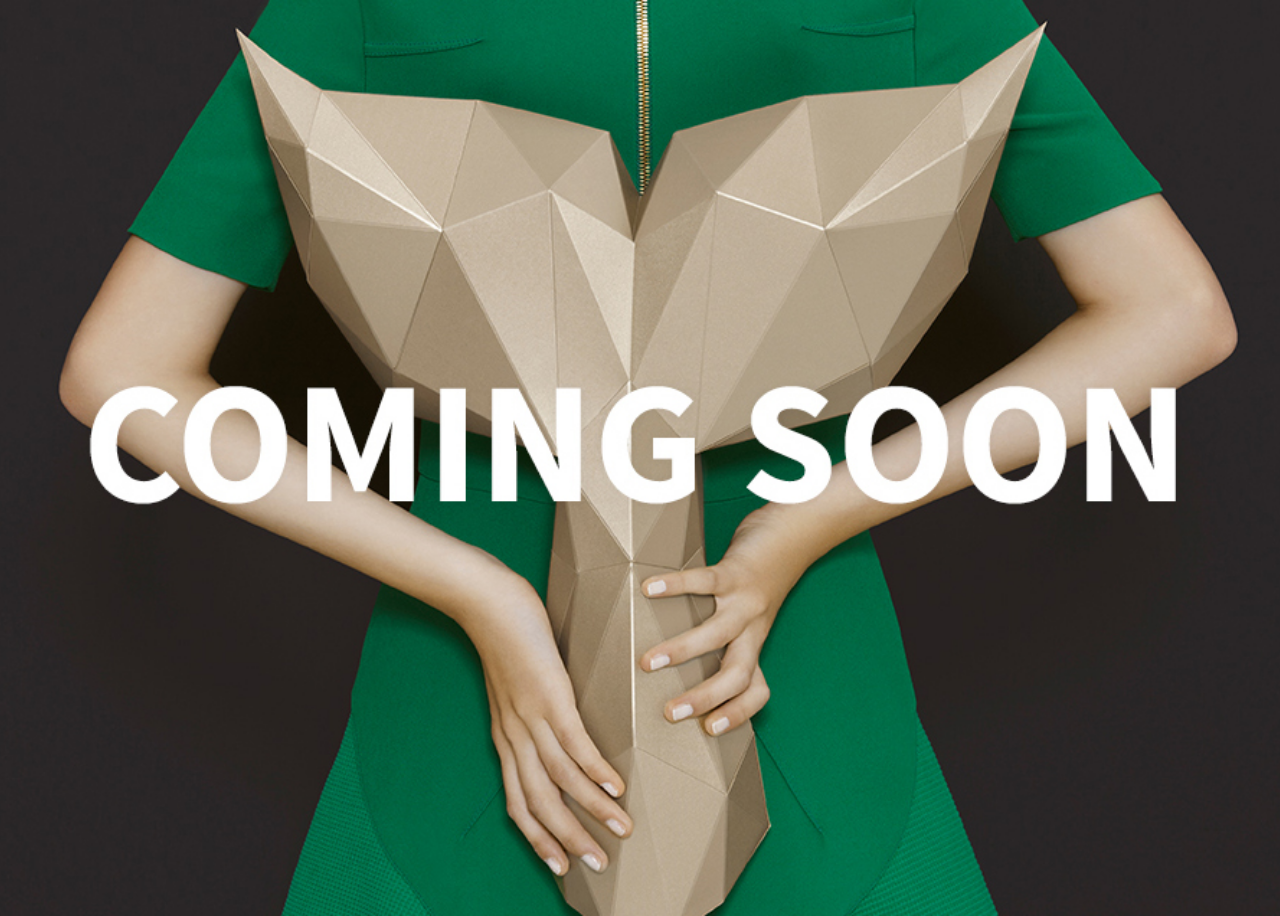
<file: index.html>
<!DOCTYPE html>
<html lang="en">
<head>
    <meta charset="UTF-8">
    <title>Minji100.github.io</title>
    <style>
    /* css code*/
    body {
        height: 100vh;
        background-image: url("./Assets/Web_home.jpg");
        background-repeat: no-repeat;
        background-position: center center;
        background-size: cover;
    }
    </style>
</head>
<body>
    <!--<img src="./Assets/Web_home.jpg" alt="hello">-->
</body>
</html>
</file>
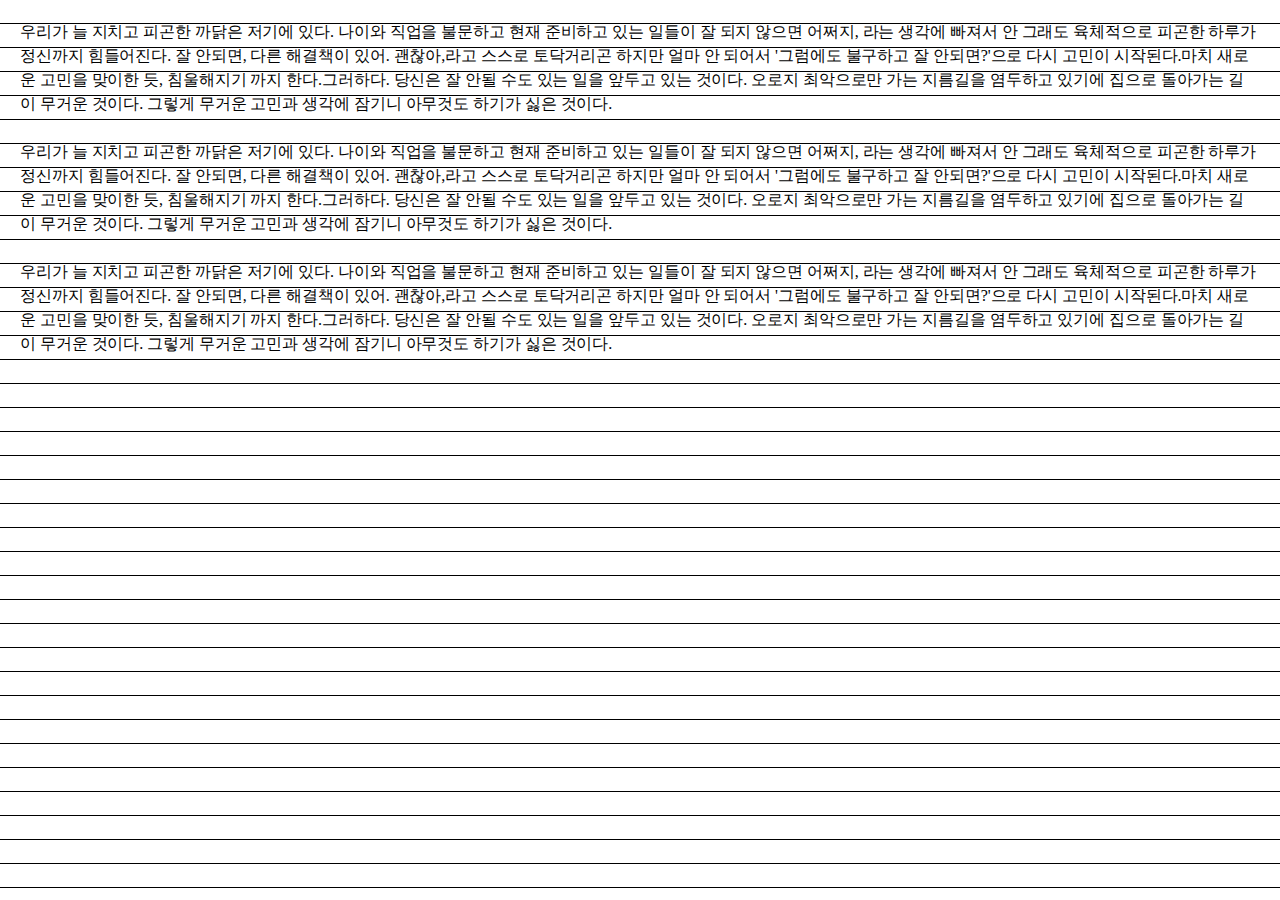
<file: D3/type.html>
<!DOCTYPE html>
<html lang="ko-KR">
<head>
    <meta charset="UTF-8">
    <title>웹 타이포그래피</title>
    <!--웹폰트는 타이틀아래-->
    <link href="http://spoqa.github.io/spoqa-han-sans/css/SpoqaHanSans-kr.css" rel="stylesheet">
    <link rel="stylesheet" href="./css/type.css">
</head>
<body>
    
<p>우리가 늘 지치고 피곤한 까닭은 저기에 있다. 나이와 직업을 불문하고 현재 준비하고 있는 일들이 잘 되지 않으면 어쩌지, 라는 생각에 빠져서 안 그래도 육체적으로 피곤한 하루가 정신까지 힘들어진다. 잘 안되면, 다른 해결책이 있어. 괜찮아,라고 스스로 토닥거리곤 하지만 얼마 안 되어서 '그럼에도 불구하고 잘 안되면?'으로 다시 고민이 시작된다.마치 새로운 고민을 맞이한 듯, 침울해지기 까지 한다.그러하다. 당신은 잘 안될 수도 있는 일을 앞두고 있는 것이다. 오로지 최악으로만 가는 지름길을 염두하고 있기에 집으로 돌아가는 길이 무거운 것이다. 그렇게 무거운 고민과 생각에 잠기니 아무것도 하기가 싫은 것이다.</p>
<p>우리가 늘 지치고 피곤한 까닭은 저기에 있다. 나이와 직업을 불문하고 현재 준비하고 있는 일들이 잘 되지 않으면 어쩌지, 라는 생각에 빠져서 안 그래도 육체적으로 피곤한 하루가 정신까지 힘들어진다. 잘 안되면, 다른 해결책이 있어. 괜찮아,라고 스스로 토닥거리곤 하지만 얼마 안 되어서 '그럼에도 불구하고 잘 안되면?'으로 다시 고민이 시작된다.마치 새로운 고민을 맞이한 듯, 침울해지기 까지 한다.그러하다. 당신은 잘 안될 수도 있는 일을 앞두고 있는 것이다. 오로지 최악으로만 가는 지름길을 염두하고 있기에 집으로 돌아가는 길이 무거운 것이다. 그렇게 무거운 고민과 생각에 잠기니 아무것도 하기가 싫은 것이다.</p>
<p>우리가 늘 지치고 피곤한 까닭은 저기에 있다. 나이와 직업을 불문하고 현재 준비하고 있는 일들이 잘 되지 않으면 어쩌지, 라는 생각에 빠져서 안 그래도 육체적으로 피곤한 하루가 정신까지 힘들어진다. 잘 안되면, 다른 해결책이 있어. 괜찮아,라고 스스로 토닥거리곤 하지만 얼마 안 되어서 '그럼에도 불구하고 잘 안되면?'으로 다시 고민이 시작된다.마치 새로운 고민을 맞이한 듯, 침울해지기 까지 한다.그러하다. 당신은 잘 안될 수도 있는 일을 앞두고 있는 것이다. 오로지 최악으로만 가는 지름길을 염두하고 있기에 집으로 돌아가는 길이 무거운 것이다. 그렇게 무거운 고민과 생각에 잠기니 아무것도 하기가 싫은 것이다.</p>




</body>
</html>
</file>
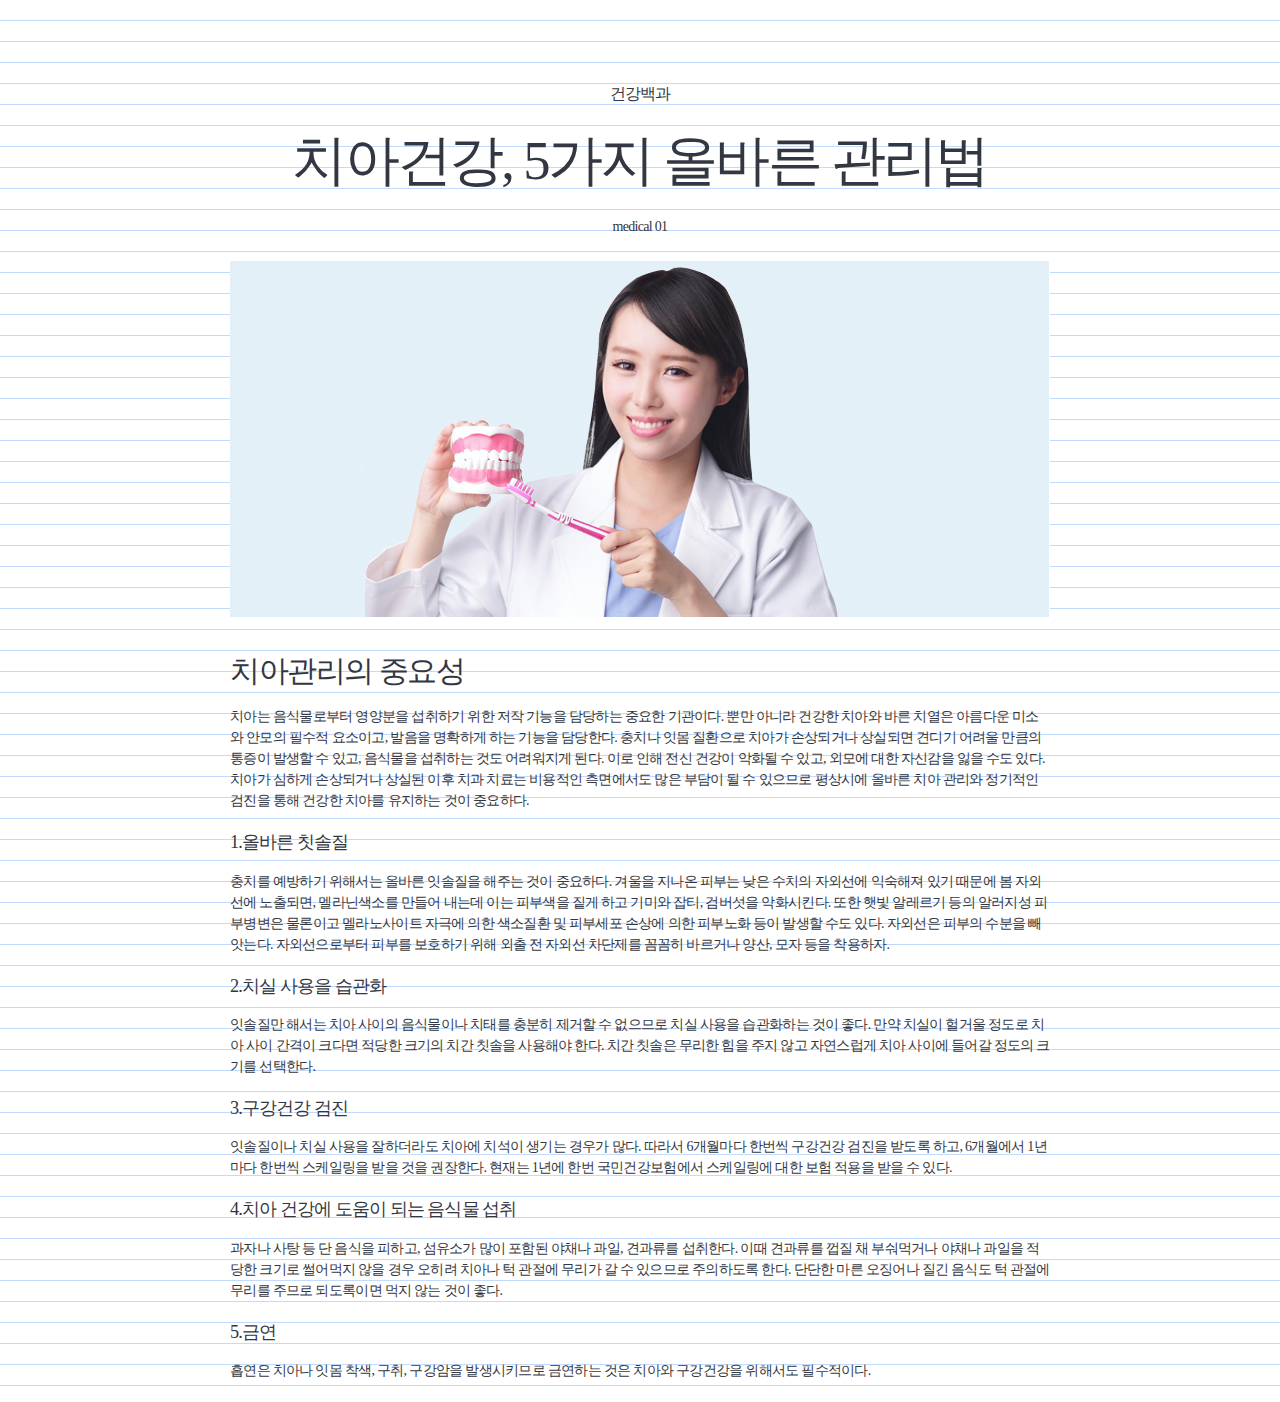
<file: D5/lis+images+hyperlinks/practice.html>
<!DOCTYPE html>
<html lang="kr">
<head>
    <meta charset="UTF-8">
    <title>잇몸건강에 대하여</title>
<link href='http://spoqa.github.io/spoqa-han-sans/css/SpoqaHanSans-kr.css' rel='stylesheet' type='text/css'>
    <link rel="stylesheet" href="./css/practice.css">
    <!--모바일최적화 meta:vp-->
    <meta name="viewport" content="width=device-width, initial-scale=1.0">
</head>
<body>
    <div class="container">
        <div class="header">
        <h4>건강백과</h4>
        <h1>치아건강, 5가지 올바른 관리법</h1>
        <h5>medical 01</h5>
        </div>

        <div class="main">
             <img src="./image/Medical.jpg" alt="치과의사여자">
             <h2>치아관리의 중요성</h2>
            <p>
            치아는 음식물로부터 영양분을 섭취하기 위한 저작 기능을 담당하는 중요한 기관이다. 뿐만 아니라 건강한 치아와 바른 치열은 아름다운 미소와 안모의 필수적 요소이고, 발음을 명확하게 하는 기능을 담당한다. 충치나 잇몸 질환으로 치아가 손상되거나 상실되면 견디기 어려울 만큼의 통증이 발생할 수 있고, 음식물을 섭취하는 것도 어려워지게 된다. 
이로 인해 전신 건강이 악화될 수 있고, 외모에 대한 자신감을 잃을 수도 있다. 치아가 심하게 손상되거나 상실된 이후 치과 치료는 비용적인 측면에서도 많은 부담이 될 수 있으므로 평상시에 올바른 치아 관리와 정기적인 검진을 통해 건강한 치아를 유지하는 것이 중요하다.</p>
    <ul>
        <li>
            <h3>1.올바른 칫솔질</h3>
            <p> 충치를 예방하기 위해서는 올바른 잇솔질을 해주는 것이 중요하다. 겨울을 지나온 피부는 낮은 수치의 자외선에 익숙해져 있기 때문에 봄 자외선에 노출되면, 멜라닌색소를 만들어 내는데 이는 피부색을 짙게 하고 기미와 잡티, 검버섯을 악화시킨다. 또한 햇빛 알레르기 등의 알러지성 피부병변은 물론이고 멜라노사이트 자극에 의한 색소질환 및 피부세포 손상에 의한 피부노화 등이 발생할 수도 있다. 자외선은 피부의 수분을 빼앗는다. 자외선으로부터 피부를 보호하기 위해 외출 전 자외선 차단제를 꼼꼼히 바르거나 양산, 모자 등을 착용하자.

</p>
<li>
    <h3>2.치실 사용을 습관화</h3>
    <p> 잇솔질만 해서는 치아 사이의 음식물이나 치태를 충분히 제거할 수 없으므로 치실 사용을 습관화하는 것이 좋다.  만약 치실이 헐거울 정도로 치아 사이 간격이 크다면 적당한 크기의 치간 칫솔을 사용해야 한다. 치간 칫솔은 무리한 힘을 주지 않고 자연스럽게 치아 사이에 들어갈 정도의 크기를 선택한다.</p>
</li>
<li>
    <h3>3.구강건강 검진</h3>
<p>잇솔질이나 치실 사용을 잘하더라도 치아에 치석이 생기는 경우가 많다. 따라서 6개월마다 한번씩 구강건강 검진을 받도록 하고, 6개월에서 1년마다 한번씩 스케일링을 받을 것을 권장한다. 현재는 1년에 한번 국민건강보험에서 스케일링에 대한 보험 적용을 받을 수 있다.</p>
</li>
<li>
    <h3>4.치아 건강에 도움이 되는 음식물 섭취</h3>
<p>과자나 사탕 등 단 음식을 피하고, 섬유소가 많이 포함된 야채나 과일, 견과류를 섭취한다. 이때 견과류를 껍질 채 부숴먹거나 야채나 과일을 적당한 크기로 썰어먹지 않을 경우 오히려 치아나 턱 관절에 무리가 갈 수 있으므로 주의하도록 한다. 단단한 마른 오징어나 질긴 음식도 턱 관절에 무리를 주므로 되도록이면 먹지 않는 것이 좋다.</p>
</li>
<li>
    <h3>5.금연</h3>
    <p>흡연은 치아나 잇몸 착색, 구취, 구강암을 발생시키므로 금연하는 것은 치아와 구강건강을 위해서도 필수적이다.</p>
</li>

        </div>
        <div class="footer"></div>
        <a href="go to top"></a>
    </div>
    
</body>
</html>
</file>
<file: D3/css/type.css>
body{
    /*공간 초기화*/
    margin-left: auto;
    margin-right: auto;
    margin: 20px;
    background: url("../images/leading-24px.png");
}
p{
    font-size: 16px;
    line-height: 1.5;
    margin-top: 0;
    margin-bottom: 1.5em;
    color: #010101;
    font-family: "Spoqa Han Sans";
    letter-spacing: -0.005em;

}
</file>
<file: D5/lis+images+hyperlinks/css/practice.css>
@charset "UTF-8";

html{
    font-size: 10px;
}
body{
    background: url("../image/leading-21.png");
    min-height: 100vh;
    margin:0;
    /*본문디장니 상속*/
    /*font: [두께] [기울기] 크기/행간 글꼴;*/
    font: 1.4rem/1.5 "Spoqa Han Sans";
    letter-spacing: -0.05em;
    color: #333741;
}

.container{
    width: 820px;
    margin-left: auto;
    margin-right: auto;
    background-color: rgba(red, green, blue, alpha)
    }

    /*본문디자인*/
    p{margin-top: 0;
      margin-bottom:1.5em;
      }

    /*제목공통디자인*/
h1,h2,h3,h4,h5{
    font-weight: 300;
    letter-spacing: -0.05em;
}

/*제목 개별 디자인*/
h5{
    font-size: 1.4rem;
    line-height: 2rem;
}
h4{
    font-size: 1.56rem;
    line-height: 2rem;
}
h3{
    font-size: 1.83rem;
    line-height: 2rem;
    font-weight: 500;
}
h2{
    font-size: 3rem;
    line-height: 2rem;
}
h1{
    font-size: 5.463rem;
    line-height: 4rem;
}

/*목록 공통 디자인*/
ul, ol{
    margin-top: 0;
    margin-bottom: 0;
    padding-left: 0px;
    list-style: none;
}
/*웹브라우저(user agent style) 기본 스타일 제거*/

/*목록 개별 디자인*/
ul {}
ol {}

/*목록 항목 디자인*/n
li {
    margin-bottom: 4.2rem;
}
/*하이퍼링크 디자인*/
a[href] {
    color: #3292a7;
}
a[href]:hover{
    color: #227e92;
    text-decoration: underline;
}

/*상태디자인*/
/*기본(nomal state)*/
/*마우스가 올라간 상태 (hover state)*/
/*클릭한 상태 (active state)*/
/*비활성 상태 (deatrive state)*/
/*포커스상태 (focus state)*/
/*방문한 상태 (visited state)*/


img{
    vertical-align: bottom;
    margin-bottom: 2rem;
}
.header{
    text-align: center;
    margin-top: 8.4rem;
}
</file>
